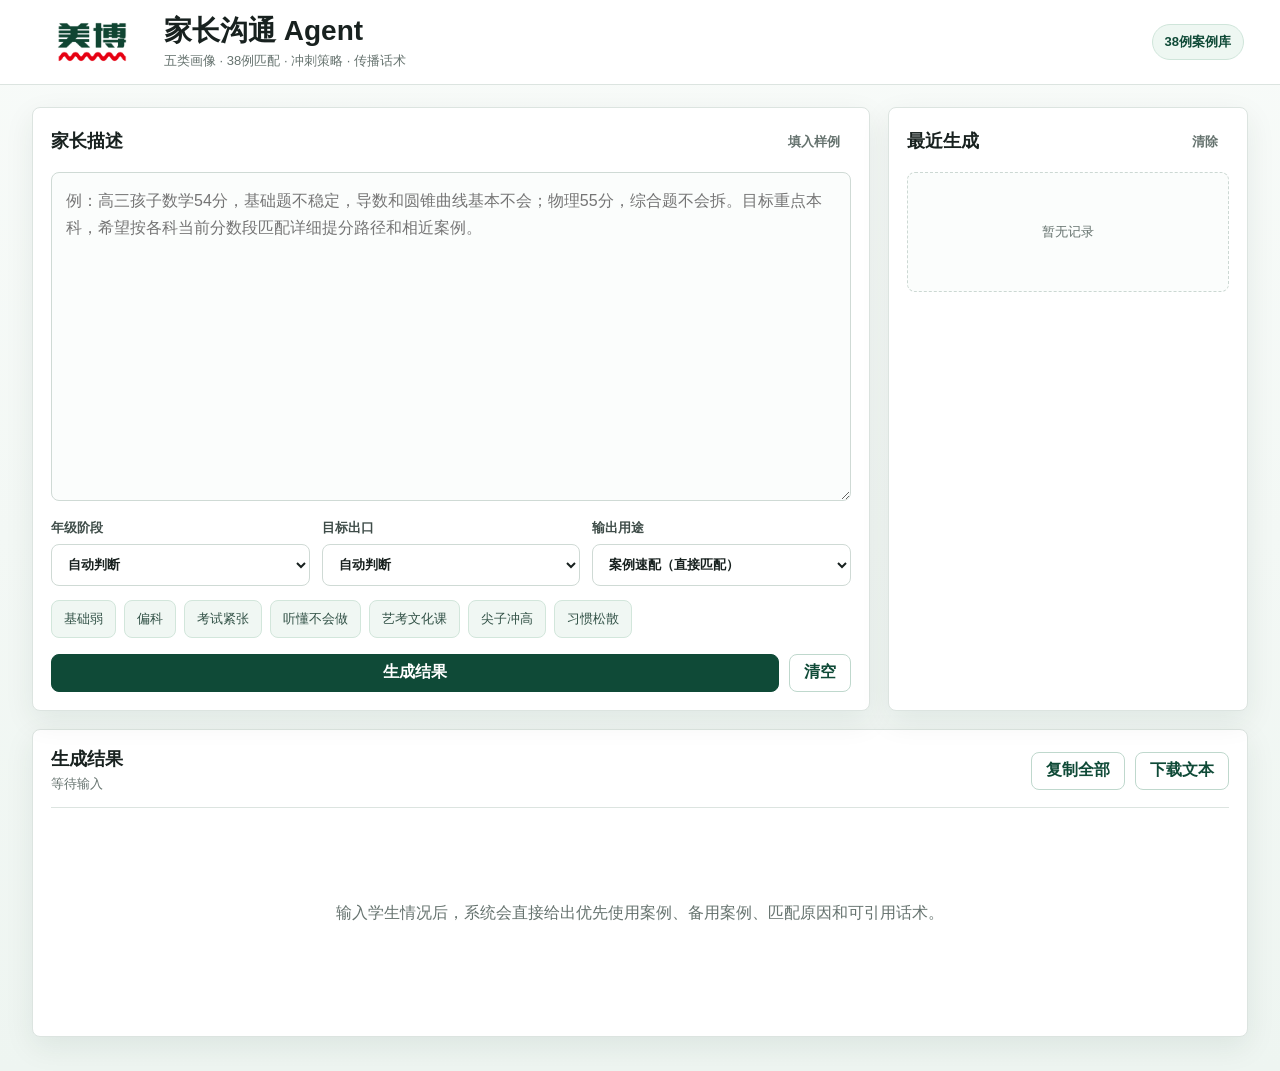
<file: index.html>
<!doctype html>
<html lang="zh-CN">
  <head>
    <meta charset="utf-8">
    <meta name="viewport" content="width=device-width, initial-scale=1">
    <title>美博家长沟通 Agent</title>
    <link rel="stylesheet" href="./styles.css">
  </head>
  <body>
    <header class="topbar">
      <div class="brand">
        <img src="./assets/meibo_logo.png" alt="美博">
        <div>
          <h1>家长沟通 Agent</h1>
          <p>五类画像 · 38例匹配 · 冲刺策略 · 传播话术</p>
        </div>
      </div>
      <div class="status">38例案例库</div>
    </header>

    <main class="shell">
      <section class="workspace" aria-label="家长描述输入">
        <div class="input-panel">
          <div class="panel-head">
            <h2>家长描述</h2>
            <button class="ghost-btn" id="sampleBtn" type="button">填入样例</button>
          </div>

          <textarea id="parentText" rows="11" placeholder="例：高三孩子数学54分，基础题不稳定，导数和圆锥曲线基本不会；物理55分，综合题不会拆。目标重点本科，希望按各科当前分数段匹配详细提分路径和相近案例。"></textarea>

          <div class="field-grid">
            <label>
              年级阶段
              <select id="grade">
                <option value="auto">自动判断</option>
                <option value="高一/衔接">高一/衔接</option>
                <option value="高二">高二</option>
                <option value="高三">高三</option>
                <option value="艺考文化课">艺考文化课</option>
                <option value="全日制冲刺">全日制冲刺</option>
              </select>
            </label>

            <label>
              目标出口
              <select id="target">
                <option value="auto">自动判断</option>
                <option value="清北/强基/顶尖985">清北/强基/顶尖985</option>
                <option value="985/重点211">985/重点211</option>
                <option value="211/重点本科">211/重点本科</option>
                <option value="本科线/稳上线">本科线/稳上线</option>
                <option value="艺考文化课">艺考文化课</option>
              </select>
            </label>

            <label>
              输出用途
              <select id="mode">
                <option value="cases" selected>案例速配（直接匹配）</option>
                <option value="full">完整沟通方案</option>
              </select>
            </label>
          </div>

          <div class="chips" aria-label="常见关注点">
            <button type="button" data-chip="基础弱">基础弱</button>
            <button type="button" data-chip="偏科">偏科</button>
            <button type="button" data-chip="考试紧张">考试紧张</button>
            <button type="button" data-chip="听懂不会做">听懂不会做</button>
            <button type="button" data-chip="艺考文化课">艺考文化课</button>
            <button type="button" data-chip="尖子冲高">尖子冲高</button>
            <button type="button" data-chip="习惯松散">习惯松散</button>
          </div>

          <div class="actions">
            <button class="primary-btn" id="generateBtn" type="button">生成结果</button>
            <button class="secondary-btn" id="clearBtn" type="button">清空</button>
          </div>
        </div>

        <aside class="history-panel" aria-label="最近生成">
          <div class="panel-head">
            <h2>最近生成</h2>
            <button class="ghost-btn" id="clearHistoryBtn" type="button">清除</button>
          </div>
          <div id="historyList" class="history-list"></div>
        </aside>
      </section>

      <section class="result-wrap" aria-live="polite">
        <div class="result-toolbar">
          <div>
            <h2>生成结果</h2>
            <p id="resultMeta">等待输入</p>
          </div>
          <div class="toolbar-actions">
            <button class="secondary-btn" id="copyBtn" type="button">复制全部</button>
            <button class="secondary-btn" id="downloadBtn" type="button">下载文本</button>
          </div>
        </div>
        <div id="result" class="result-empty">
          输入学生情况后，系统会直接给出优先使用案例、备用案例、匹配原因和可引用话术。
        </div>
      </section>
    </main>

    <div class="toast" id="toast" role="status" aria-live="polite"></div>

    <script src="./app.js"></script>
  </body>
</html>
</file>
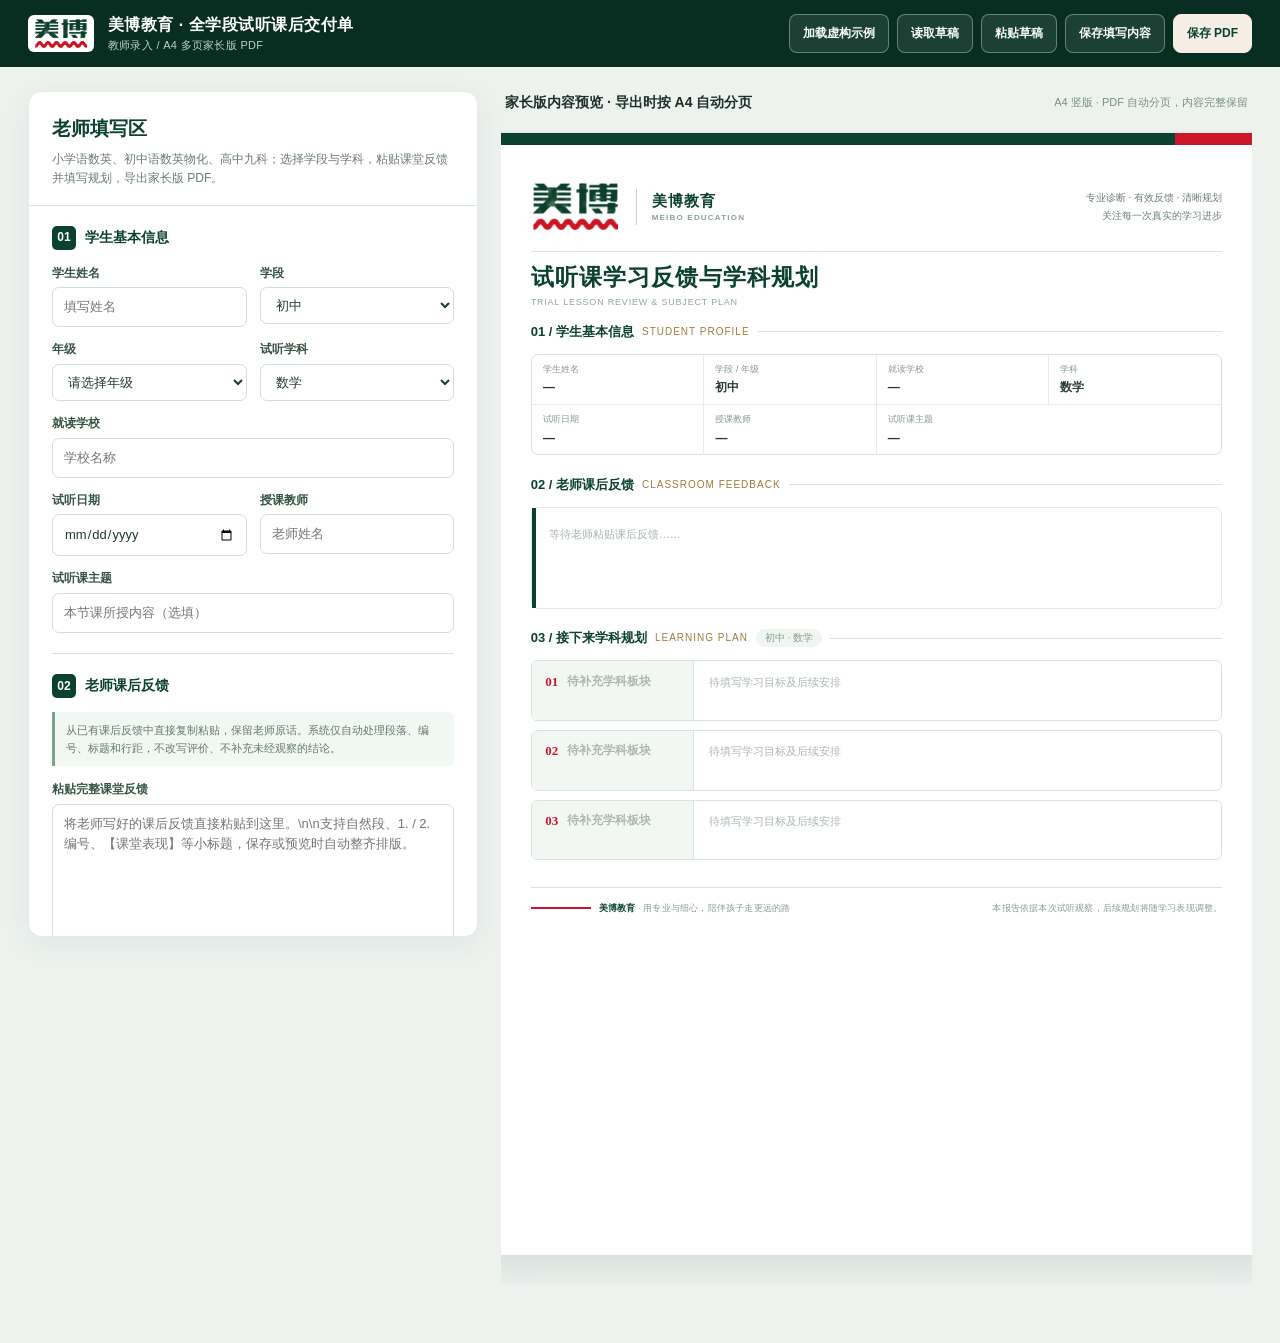
<file: trial-report.html>
<!doctype html>
<html lang="zh-CN">
<head>
<meta charset="utf-8"><meta name="viewport" content="width=device-width, initial-scale=1">
<title>美博教育｜小学·初中·高中试听反馈与学科规划</title>
<style>
:root{--forest:#0b422f;--deep:#082e22;--red:#cc172a;--gold:#a47b39;--ink:#1e3029;--muted:#6c7b74;--line:#d8e4dc;--pale:#f4f8f5;--warm:#faf9f5}
*{box-sizing:border-box}html,body{margin:0}body{font:14px/1.55 'Noto Sans CJK SC','PingFang SC','Microsoft Yahei',sans-serif;color:var(--ink);background:#edf2ef}input,textarea,select,button{font:inherit}button{cursor:pointer}button:disabled{opacity:.5;cursor:not-allowed}
.topbar{background:var(--deep);color:white;min-height:67px;display:flex;align-items:center;justify-content:space-between;gap:16px;padding:10px 28px}
.topbrand{display:flex;align-items:center;gap:14px}.topbrand img{height:37px;width:auto;object-fit:contain;background:#fff;border-radius:6px;padding:4px 7px}.topbrand strong{font-size:16px;letter-spacing:.5px}.topbrand small{display:block;color:#bdd0c5;font-size:11px;letter-spacing:.3px}.actions{display:flex;align-items:center;gap:8px;flex-wrap:wrap}
.btn{border:1px solid #ccdcd2;border-radius:8px;padding:9px 13px;font-size:12px;font-weight:700;color:var(--forest);background:white;white-space:nowrap}.btn.ghost{color:#f6fbf8;background:#ffffff16;border-color:#ffffff55}.btn.primary{background:#f4eee5;color:var(--forest);border-color:#f4eee5}.btn:hover{filter:brightness(.96)}
.workspace{display:grid;grid-template-columns:minmax(355px,450px) minmax(550px,1fr);gap:23px;max-width:1540px;margin:0 auto;padding:24px 28px 58px;align-items:start}
.editor{background:white;border:1px solid #e5ece6;border-radius:13px;box-shadow:0 8px 30px #183e2b10;overflow:hidden}.editor-head{padding:22px 23px 17px;border-bottom:1px solid var(--line)}.editor-head h1{font-size:19px;margin:0 0 7px;color:var(--forest)}.editor-head p{margin:0;font-size:12px;color:var(--muted)}.editor-scroll{padding:0 23px 26px;max-height:calc(100vh - 170px);overflow:auto}.edit-section{padding:20px 0;border-bottom:1px solid var(--line)}.edit-section:last-child{border:0}.edit-title{display:flex;align-items:center;gap:9px;color:var(--forest);font-size:14px;font-weight:800;margin:0 0 14px}.num{display:inline-flex;align-items:center;justify-content:center;background:var(--forest);color:#fff;width:24px;height:24px;border-radius:5px;font-size:12px;font-weight:800}.hint{background:#f1f7f2;border-left:3px solid #78a58b;color:#657b6c;border-radius:0 6px 6px 0;padding:9px 11px;font-size:11px;line-height:1.65;margin:0 0 14px}.form-grid{display:grid;grid-template-columns:1fr 1fr;gap:13px}.field{min-width:0}.field.wide{grid-column:span 2}.field label{display:block;margin-bottom:5px;font-size:12px;font-weight:700;color:#375444}.field input,.field select,.field textarea{width:100%;border:1px solid #d1e0d5;border-radius:7px;padding:9px 11px;outline:none;background:white;color:#203b2e;font-size:13px;line-height:1.55}.field textarea{resize:vertical;min-height:260px}.field :is(input,select,textarea):focus{border-color:#3c8060;box-shadow:0 0 0 3px #cae6d44e}.field[hidden]{display:none!important}.field .sub{font-size:11px;color:#81928a;margin-top:4px}.block-input{border:1px solid #e1eae3;padding:13px;border-radius:9px;margin:10px 0;background:#fcfdfc}.block-head{display:flex;justify-content:space-between;align-items:center;font-size:12px;font-weight:800;color:var(--forest);margin-bottom:10px}.small-btn{color:var(--red);background:none;border:none;padding:0 4px;font-size:11px;font-weight:600}.block-input .field textarea{min-height:74px}.plan-actions{display:flex;justify-content:space-between;align-items:center;gap:10px;margin-top:10px}.note-text{font-size:11px;color:#72877a}.alert{padding:10px 12px;background:#fff2eb;border:1px solid #f3d5c8;border-radius:8px;color:#8b5037;font-size:12px;margin-top:13px;display:none}.alert.visible{display:block}
.right{min-width:0}.preview-bar{display:flex;justify-content:space-between;align-items:center;margin:1px 4px 17px;gap:14px}.preview-bar strong{font-size:14px}.preview-bar span{font-size:11px;color:#779086}.paper-stage{display:flex;justify-content:center;overflow:auto;padding:2px 5px 30px}
.report-page{width:210mm;height:297mm;flex:none;padding:10.5mm 13.5mm 9mm;background:#fff;box-shadow:0 11px 36px #17432d20;display:flex;flex-direction:column;overflow:hidden;position:relative;color:var(--ink)}
.report-page:before{content:'';position:absolute;left:0;top:0;right:0;height:3.2mm;background:var(--forest)}.report-page:after{content:'';position:absolute;right:0;top:0;height:3.2mm;width:26mm;background:var(--red)}
.rhead{height:21mm;flex:none;display:flex;align-items:center;justify-content:space-between;border-bottom:1px solid var(--line);padding-bottom:2.5mm;gap:7mm}
.rlogo{display:flex;gap:4mm;align-items:center}.rlogo img{height:14.4mm;max-width:31mm;object-fit:contain}.brand-identity{font-size:15px;font-weight:800;letter-spacing:1px;color:var(--forest);border-left:1px solid #c4d6c9;padding-left:4mm}.brand-identity small{font-size:8px;letter-spacing:1.2px;color:#8aa195;display:block;font-weight:600}.rhead .strap{font-size:10px;color:#6f8176;text-align:right;line-height:1.8}
.title-line{height:18.5mm;flex:none;display:flex;align-items:center;justify-content:space-between;gap:7mm}.title-line h1{font-size:23px;letter-spacing:1px;line-height:1.3;color:var(--forest);margin:0;font-weight:850}.title-line span{font-size:9px;letter-spacing:.8px;color:#91a89a;display:block;margin-top:3px}.doc-tag{font-size:9px;color:var(--red);border:1px solid #e2bdc3;border-radius:50px;padding:3px 8px;white-space:nowrap}
.rsection-head{display:flex;align-items:center;gap:8px;margin-bottom:3.2mm;flex:none}.rsection-head b{font-size:13px;font-weight:850;color:var(--forest)}.rsection-head span{font-size:10px;letter-spacing:1px;color:var(--gold)}.rsection-head:after{content:'';height:1px;background:var(--line);flex:1}
.info-section{height:34.4mm;flex:none}.info-grid{display:grid;grid-template-columns:repeat(4,1fr);border:1px solid var(--line);border-radius:7px;overflow:hidden;background:#fff}.meta-cell{min-height:13mm;padding:2.1mm 3mm;border-bottom:1px solid #e7eee9;border-right:1px solid #e7eee9}.meta-cell:nth-child(4),.meta-cell:last-child{border-right:0}.meta-cell:nth-child(n+5){border-bottom:0}.meta-cell.span2{grid-column:span 2}.meta-cell .mk{font-size:9px;color:#86978d;margin-bottom:1mm}.meta-cell .mv{font-size:12px;color:#273e31;font-weight:730;word-break:break-word;line-height:1.3}
.feedback-section{flex:1;min-height:0;display:flex;flex-direction:column;padding-top:1.4mm}.feedback-body{flex:1;min-height:0;border-radius:7px;border:1px solid #e2eae4;background:#fff;padding:4mm 4.5mm 3.5mm;overflow:hidden;position:relative}.feedback-body:before{content:'';height:100%;position:absolute;left:0;top:0;background:var(--forest);width:1.1mm}.formatted-text{font-size:var(--feedback-size,12px);line-height:1.72;color:#32483a;overflow-wrap:anywhere;word-break:break-word}.formatted-text p{margin:0 0 .58em}.formatted-text p:last-child{margin-bottom:0}.formatted-text .line-title{font-weight:800;color:var(--forest);margin:0 0 .38em}.formatted-text .feedback-bullet{padding-left:1.2em;text-indent:-1em}.placeholder{font-size:11px;color:#a9b7ac;line-height:2}
.planning-section{height:73mm;flex:none;padding-top:4mm;display:flex;flex-direction:column}.plan-subject{font-size:10px;color:#8d9c91;background:#eff5f0;border-radius:20px;padding:1px 9px;white-space:nowrap}.plan-rows{flex:1;min-height:0;display:flex;flex-direction:column;gap:2mm;overflow:hidden}.plan-row{display:grid;grid-template-columns:43mm minmax(0,1fr);border:1px solid var(--line);border-radius:6px;background:#fff;min-height:16mm;overflow:hidden}.plan-left{background:#f3f7f3;border-right:1px solid var(--line);padding:3mm 3.6mm;display:flex;align-items:start;gap:9px}.plan-index{font-size:13px;font-weight:850;color:var(--red);font-family:Georgia,serif;line-height:1.4}.plan-title{font-size:11.5px;font-weight:760;color:var(--forest);line-height:1.55;overflow-wrap:anywhere}.plan-detail{padding:3mm 3.8mm;font-size:var(--plan-size,11px);line-height:1.65;color:#4a5d50;white-space:pre-wrap;overflow-wrap:anywhere}.plan-row-placeholder{color:#abb7ad}
.rfoot{height:9mm;flex:none;display:flex;align-items:center;justify-content:space-between;border-top:1px solid var(--line);font-size:8.6px;letter-spacing:.2px;color:#8a9e91;gap:6mm;margin-top:3mm}.rfoot strong{color:var(--forest)}.red-rule{width:16mm;height:2px;background:var(--red);display:inline-block;vertical-align:middle;margin-right:2mm}
@media(max-width:1150px){.workspace{grid-template-columns:1fr;justify-items:center;padding:14px}.editor,.right{width:100%;max-width:900px}.editor-scroll{max-height:none}.paper-stage{justify-content:flex-start}}
@media(max-width:760px){.topbar{padding:12px 14px;align-items:flex-start;flex-direction:column}.topbrand{gap:10px}.actions{gap:6px}.workspace{padding:12px;gap:15px}.preview-bar{gap:5px;flex-direction:column;align-items:flex-start}.paper-stage{width:100%;justify-content:flex-start}.report-page{transform:scale(.70);transform-origin:top left;margin-right:-63mm;margin-bottom:-87mm}}
@page{size:A4 portrait;margin:0}
@media print{html,body{margin:0!important;padding:0!important;width:210mm;height:297mm;background:#fff!important;-webkit-print-color-adjust:exact;print-color-adjust:exact}.topbar,.editor,.preview-bar,.alert{display:none!important}.workspace,.right,.paper-stage{padding:0!important;margin:0!important;display:block!important;width:210mm!important;height:297mm!important;max-width:none!important;overflow:visible!important}.report-page{margin:0!important;transform:none!important;width:210mm!important;height:297mm!important;box-shadow:none!important;page-break-after:avoid;break-after:avoid;break-inside:avoid}.paper-stage{overflow:hidden!important}}

/* 第三版：内容优先。网页版为连续纸张，打印版由浏览器分页，不再定高裁切。 */
@media(max-width:760px){.paper-stage{overflow-x:auto;overflow-y:visible}.report-page{transform:none!important;margin:0!important}}
.report-page{height:auto;min-height:297mm;display:block;overflow:visible}
.info-section{height:auto;margin-bottom:3.8mm}
.feedback-section{display:block;padding-top:1.4mm;margin-bottom:5mm;min-height:0}
.feedback-body{min-height:27mm;display:block;overflow:visible;padding:4mm 4.5mm 3.5mm}
.formatted-text{--feedback-size:12.4px;font-size:var(--feedback-size);line-height:1.75}
.formatted-text p{orphans:2;widows:2}
.planning-section{height:auto;display:block;padding-top:0;min-height:0}
.plan-rows{display:flex;flex-direction:column;gap:2.5mm;overflow:visible;min-height:0}
.plan-row{min-height:16mm;overflow:visible;break-inside:avoid;page-break-inside:avoid}
.plan-left,.plan-detail{overflow:visible}
.plan-detail{--plan-size:11.3px;font-size:var(--plan-size)}
.rsection-head{break-after:avoid;page-break-after:avoid}
.rfoot{height:auto;min-height:9mm;margin-top:7mm;padding-top:2mm}
.alert.visible{display:block;background:#eef7ef;border:1px solid #ccdfd0;color:#3b6047}
.paper-stage{align-items:flex-start}
@page{
  size:A4 portrait;
  margin:13.5mm 13.5mm 13mm;
  @top-left{content:"MEIBO  /  美博教育";font-family:'Noto Sans CJK SC','Microsoft YaHei',sans-serif;font-size:8px;color:#0b422f}
  @top-right{content:"试听课反馈 · 学科规划";font-family:'Noto Sans CJK SC','Microsoft YaHei',sans-serif;font-size:8px;color:#779187}
  @bottom-right{content:counter(page) " / " counter(pages);font-family:'Noto Sans CJK SC','Microsoft YaHei',sans-serif;font-size:8px;color:#779187}
}
@media print{
  html,body{width:auto!important;height:auto!important;margin:0!important;padding:0!important;overflow:visible!important;background:#fff!important;-webkit-print-color-adjust:exact;print-color-adjust:exact}
  .topbar,.editor,.preview-bar{display:none!important}
  .workspace,.right,.paper-stage{display:block!important;width:auto!important;height:auto!important;max-width:none!important;min-height:0!important;overflow:visible!important;margin:0!important;padding:0!important;transform:none!important}
  .report-page{width:auto!important;height:auto!important;min-height:0!important;display:block!important;margin:0!important;padding:0!important;overflow:visible!important;box-shadow:none!important;transform:none!important;break-after:auto!important;page-break-after:auto!important;break-inside:auto!important;page-break-inside:auto!important}
  .report-page:before,.report-page:after{top:0}
  .rhead,.title-line,.info-section,.rsection-head,.plan-row,.rfoot{break-inside:avoid;page-break-inside:avoid}
  .feedback-section,.feedback-body,.formatted-text,.planning-section,.plan-rows{height:auto!important;min-height:0!important;overflow:visible!important;break-inside:auto!important;page-break-inside:auto!important}
  .formatted-text p{break-inside:auto;orphans:2;widows:2}
  .plan-row{break-inside:avoid;page-break-inside:avoid}
  .feedback-body{box-decoration-break:clone;-webkit-box-decoration-break:clone}
}


/* 2026-10-29: Logo 安全区修正。图片本身贴边，导出时纸张装饰条不再遮住字标。 */
.rlogo img {display:block; width:auto; height:14.5mm; max-width:33mm; padding:1mm .7mm; object-fit:contain; flex-shrink:0}
@media print {
  .report-page:before,.report-page:after {height:2.4mm!important}
  .rhead {height:auto!important; min-height:25mm!important; padding-top:5mm!important; padding-bottom:2.5mm!important; align-items:center!important}
  .rlogo img {height:15mm!important; max-width:33mm!important; padding:1mm .7mm!important; object-fit:contain!important; display:block!important}
}
</style>
</head>
<body>
<header class="topbar"><div class="topbrand"><img src="[data-uri]" alt="美博 Logo"><div><strong>美博教育 · 全学段试听课后交付单</strong><small>教师录入 / A4 多页家长版 PDF</small></div></div><div class="actions"><button class="btn ghost" id="sampleBtn">加载虚构示例</button><button class="btn ghost" id="importBtn">读取草稿</button><button class="btn ghost" id="pasteDraftBtn">粘贴草稿</button><button class="btn ghost" id="saveBtn">保存填写内容</button><button class="btn primary" id="printBtn">保存 PDF</button><input type="file" id="importFile" accept=".json,application/json" hidden></div></header>
<main class="workspace"><section class="editor"><div class="editor-head"><h1>老师填写区</h1><p>小学语数英、初中语数英物化、高中九科；选择学段与学科，粘贴课堂反馈并填写规划，导出家长版 PDF。</p></div><div class="editor-scroll">
 <section class="edit-section"><h2 class="edit-title"><span class="num">01</span> 学生基本信息</h2><div class="form-grid">
   <div class="field"><label for="name">学生姓名</label><input id="name" data-field="name" placeholder="填写姓名"></div><div class="field"><label for="stage">学段</label><select id="stage" aria-label="选择学段"><option value="小学">小学</option><option value="初中">初中</option><option value="高中">高中</option></select></div>
    <div class="field"><label for="grade">年级</label><select id="grade" data-field="grade"></select></div><div class="field"><label for="subject">试听学科</label><select id="subject" data-field="subject"></select></div>
   <div class="field wide"><label for="school">就读学校</label><input id="school" data-field="school" placeholder="学校名称"></div>
    
   <div class="field"><label for="date">试听日期</label><input type="date" id="date" data-field="date"></div><div class="field"><label for="teacher">授课教师</label><input id="teacher" data-field="teacher" placeholder="老师姓名"></div>
   <div class="field wide"><label for="topic">试听课主题</label><input id="topic" data-field="topic" placeholder="本节课所授内容（选填）"></div>
 </div></section>
 <section class="edit-section"><h2 class="edit-title"><span class="num">02</span> 老师课后反馈</h2><p class="hint">从已有课后反馈中直接复制粘贴，保留老师原话。系统仅自动处理段落、编号、标题和行距，不改写评价、不补充未经观察的结论。</p><div class="field"><label for="feedback">粘贴完整课堂反馈</label><textarea id="feedback" placeholder="将老师写好的课后反馈直接粘贴到这里。\n\n支持自然段、1. / 2. 编号、【课堂表现】等小标题，保存或预览时自动整齐排版。"></textarea><div class="sub">课堂反馈可完整粘贴，内容长时自动延续至下一页；不会自动删减或缩小到难以阅读。</div></div></section>
 <section class="edit-section"><h2 class="edit-title"><span class="num">03</span> 接下来的学科规划</h2><p class="hint">已覆盖小学 3 科、初中 5 科、高中 9 科，每个学段·学科分别保存自己的规划板块。目前保留空白框架，后续可换成各学科正式板块安排。</p><div id="planEditor"></div><div class="plan-actions"><button class="btn" id="addPlan">＋ 增加规划板块</button><span class="note-text">板块数量不限，新增内容会继续排入下一页。</span></div></section>
 <div class="alert visible" id="overflowWarn">点击保存 PDF，直接下载 A4 报告；长反馈和多个规划板块自动分页。填写内容仅在当前设备处理。</div><button class="btn primary" style="width:100%;margin-top:15px" id="printBtnBottom">保存 PDF（自动分页）</button>
 </div></section>
 <section class="right"><div class="preview-bar"><strong>家长版内容预览 · 导出时按 A4 自动分页</strong><span id="pageStatus">A4 竖版 · 内容自动分页</span></div><div class="paper-stage"><article class="report-page" id="report">
    <header class="rhead"><div class="rlogo"><img src="[data-uri]" alt="美博 Logo"><div class="brand-identity">美博教育<small>MEIBO EDUCATION</small></div></div><div class="strap">专业诊断 · 有效反馈 · 清晰规划<br>关注每一次真实的学习进步</div></header>
    <div class="title-line"><div><h1>试听课学习反馈与学科规划</h1><span>TRIAL LESSON REVIEW &amp; SUBJECT PLAN</span></div><div id="sampleMark" class="doc-tag" style="display:none">虚构示例</div></div>
    <section class="info-section"><div class="rsection-head"><b>01 / 学生基本信息</b><span>STUDENT PROFILE</span></div><div class="info-grid"><div class="meta-cell"><div class="mk">学生姓名</div><div class="mv" id="r-name">—</div></div><div class="meta-cell"><div class="mk">学段 / 年级</div><div class="mv" id="r-grade">—</div></div><div class="meta-cell"><div class="mk">就读学校</div><div class="mv" id="r-school">—</div></div><div class="meta-cell"><div class="mk">学科</div><div class="mv" id="r-subject">数学</div></div><div class="meta-cell"><div class="mk">试听日期</div><div class="mv" id="r-date">—</div></div><div class="meta-cell"><div class="mk">授课教师</div><div class="mv" id="r-teacher">—</div></div><div class="meta-cell span2"><div class="mk">试听课主题</div><div class="mv" id="r-topic">—</div></div></div></section>
    <section class="feedback-section"><div class="rsection-head"><b>02 / 老师课后反馈</b><span>CLASSROOM FEEDBACK</span></div><div class="feedback-body" id="feedbackBox"><div class="formatted-text" id="formattedFeedback"><div class="placeholder">等待老师粘贴课后反馈……</div></div></div></section>
    <section class="planning-section"><div class="rsection-head"><b>03 / 接下来学科规划</b><span>LEARNING PLAN</span><small class="plan-subject" id="planSubject">初中 · 数学</small></div><div class="plan-rows" id="reportPlanRows"></div></section>
    <footer class="rfoot"><span><i class="red-rule"></i><strong>美博教育</strong> · 用专业与细心，陪伴孩子走更远的路</span><span>本报告依据本次试听观察，后续规划将随学习表现调整。</span></footer>
 </article></div></section>
</main>
<style>
body.pdf-overlay-open{overflow:hidden}
.pdf-modal[hidden],.pdf-modal [hidden]{display:none!important}
.pdf-modal{position:fixed;inset:0;z-index:10000;background:#092b23aa;display:flex;align-items:center;justify-content:center;padding:18px;overscroll-behavior:contain}
.pdf-dialog-card{background:#f3f7f4;color:#1e3029;border-radius:16px;max-width:760px;width:100%;max-height:94vh;max-height:94dvh;overflow:auto;box-shadow:0 20px 80px #0005;-webkit-overflow-scrolling:touch}
.pdf-dialog-head{padding:18px 20px 12px;background:#fff;display:flex;gap:12px;align-items:flex-start;justify-content:space-between;border-radius:16px 16px 0 0}
.pdf-dialog-head h2{margin:0;font-size:19px;color:#0b422f}.pdf-dialog-head p{font-size:11px;color:#6c7b74;margin:5px 0 0;overflow-wrap:anywhere}
.pdf-dialog-close{border:1px solid #d8e4dc;background:white;color:#0b422f;border-radius:8px;padding:8px 12px;font:inherit;flex-shrink:0;min-height:42px}
.pdf-save-controls{padding:8px 20px 18px;background:#fff}.pdf-save-actions{display:flex;gap:9px;flex-wrap:wrap}.pdf-save-actions a,.pdf-save-actions button{display:inline-flex;align-items:center;justify-content:center;text-decoration:none;border:1px solid #c5d8cb;border-radius:9px;padding:11px 14px;min-height:44px;font:inherit;font-size:13px;font-weight:700;background:white;color:#0b422f}
.pdf-save-actions .pdf-primary{background:#0b422f;color:#fff;border-color:#0b422f}
.pdf-save-status{font-size:12px;color:#0b422f;line-height:1.7;margin:12px 0 0}.pdf-save-help{font-size:12px;line-height:1.8;color:#5e7065;margin:10px 0 12px;padding:11px 13px;background:#eef5ef;border-radius:8px}
.pdf-page-images{padding:16px}.pdf-page-images figure{margin:0 0 18px}.pdf-page-images img{display:block;width:100%;height:auto;background:#fff;border:1px solid #d8e4dc;box-shadow:0 3px 14px #173d2912}.pdf-page-images figcaption{text-align:center;font-size:11px;color:#6c7b74;margin:8px 0}
.pdf-dialog-card textarea{width:100%;min-height:150px;padding:12px;border:1px solid #c5d8cb;border-radius:8px;font:13px/1.7 sans-serif;margin:10px 0;box-sizing:border-box}.pdf-restore-body{padding:4px 20px 22px;background:#fff}.pdf-restore-body p{font-size:13px;line-height:1.7;color:#5e7065}.pdf-error{color:#cc172a!important}
@media(max-width:760px){.pdf-modal{padding:8px}.pdf-dialog-card{max-height:97vh;max-height:97dvh}.pdf-save-actions>*{flex:1}.pdf-page-images{padding:10px}.pdf-dialog-head,.pdf-save-controls{padding-left:15px;padding-right:15px}}
@media print{.pdf-modal{display:none!important}}
</style>
<section id="pdfResultDialog" class="pdf-modal" role="dialog" aria-modal="true" aria-labelledby="pdfResultTitle" hidden>
 <div class="pdf-dialog-card">
  <header class="pdf-dialog-head"><div><h2 id="pdfResultTitle">PDF 已生成</h2><p id="pdfFileName"></p></div><button class="pdf-dialog-close" type="button" data-close-pdf="pdfResultDialog" aria-label="关闭 PDF 预览">关闭</button></header>
  <div class="pdf-save-controls">
   <div class="pdf-save-actions"><button type="button" id="pdfShare" class="pdf-primary" hidden>系统分享 / 存储 PDF</button><a id="pdfDownload" class="pdf-primary" download>下载 PDF</a><a id="pdfOpen" target="_blank" rel="noopener">打开 PDF 预览</a></div>
   <p id="pdfResultStatus" class="pdf-save-status" role="status" aria-live="polite"></p>
   <p id="pdfMobileHelp" class="pdf-save-help"></p>
   <div class="pdf-save-actions"><button type="button" id="pdfCopyDraft">复制填写草稿</button></div>
   <textarea id="pdfCopyText" aria-label="可手动复制的填写草稿" readonly hidden></textarea>
  </div>
  <div id="pdfPageImages" class="pdf-page-images" aria-label="完整报告分页预览"></div>
 </div>
</section>
<section id="pasteDraftDialog" class="pdf-modal" role="dialog" aria-modal="true" aria-labelledby="pasteDraftTitle" hidden>
 <div class="pdf-dialog-card">
  <header class="pdf-dialog-head"><div><h2 id="pasteDraftTitle">粘贴并恢复填写草稿</h2></div><button type="button" class="pdf-dialog-close" data-close-pdf="pasteDraftDialog">关闭</button></header>
  <div class="pdf-restore-body"><p>将刚才复制的完整草稿粘贴到下方，恢复学生信息、课堂反馈和各学科规划。恢复后会替换当前页面的填写内容。</p><textarea id="pasteDraftText" aria-label="粘贴完整填写草稿" placeholder="长按此处，选择粘贴"></textarea><p id="pasteDraftError" class="pdf-error" role="alert"></p><div class="pdf-save-actions"><button id="applyPastedDraft" type="button" class="pdf-primary">恢复填写内容</button></div></div>
 </div>
</section>

<script>
const STAGES={
  '小学':{grades:['一年级','二年级','三年级','四年级','五年级','六年级'],subjects:['语文','数学','英语']},
  '初中':{grades:['初一','初二','初三'],subjects:['语文','数学','英语','物理','化学']},
  '高中':{grades:['高一','高二','高三'],subjects:['语文','数学','英语','物理','化学','生物','思想政治','历史','地理']}
};
const SUBJECTS=Object.entries(STAGES).flatMap(([stage,c])=>c.subjects.map(x=>stage+x));
const DEFAULT_PLANS=()=>Array.from({length:3},()=>({title:'',detail:''}));
const fresh=()=>({student:{name:'',stage:'初中',grade:'',school:'',subject:'初中数学',date:'',teacher:'',topic:''},feedback:'',plans:{},isDemo:false});
let state=fresh();
const subjectBase=(key)=>{for(const stage of Object.keys(STAGES))if((key||'').startsWith(stage))return key.slice(stage.length);return key||''};
const selectedSubjectLabel=()=>subjectBase(state.student.subject);
const currentPlans=()=>{const k=state.student.subject;if(!Array.isArray(state.plans[k])||!state.plans[k].length)state.plans[k]=DEFAULT_PLANS();return state.plans[k]};
function renderCurriculumSelectors(){
 const {stage,grade,subject}=state.student;
 $('stage').value=stage;
 $('grade').innerHTML='<option value="">请选择年级</option>'+STAGES[stage].grades.map(g=>`<option value="${g}">${g}</option>`).join('');
 $('grade').value=STAGES[stage].grades.includes(grade)?grade:'';
 $('subject').innerHTML=STAGES[stage].subjects.map(sub=>`<option value="${stage+sub}">${sub}</option>`).join('');
 $('subject').value=STAGES[stage].subjects.includes(subjectBase(subject))?subject:stage+STAGES[stage].subjects[0];
}
const $=id=>document.getElementById(id);
const safe=t=>String(t??'').replace(/[&<>\"']/g,c=>({'&':'&amp;','<':'&lt;','>':'&gt;','"':'&quot;',"'":'&#39;'}[c]));
const shown=t=>String(t||'').trim()?safe(String(t)):'—';
function feedbackHtml(text){
  const lines=String(text||'').replace(/\r\n?/g,'\n').split('\n');
  if(!text.trim())return '<div class="placeholder">等待老师粘贴课后反馈……</div>';
  return lines.map(line=>{
    const s=line.trim();if(!s)return '<div style="height:.44em"></div>';
    const isTitle=s.length<=35&&(/^(【[^】]+】|[一二三四五六七八九十]+[、.．]\s*[^。]+|.{2,20}[：:])$/.test(s));
    const isBullet=/^(?:\d{1,2}[.、．）)]|[-•●])\s*/.test(s);
    return '<p class="'+(isTitle?'line-title':isBullet?'feedback-bullet':'')+'">'+safe(s)+'</p>';
  }).join('');
}
function fields(){for(const id of ['name','school','date','teacher','topic']) $(id).value=state.student[id]||'';renderCurriculumSelectors();$('feedback').value=state.feedback||'';}
function renderPlanEditor(){
 const plans=currentPlans();
 $('planEditor').innerHTML=plans.map((p,i)=>`<div class="block-input"><div class="block-head"><span>规划板块 ${String(i+1).padStart(2,'0')}</span>${plans.length>1?`<button type="button" class="small-btn" data-delete="${i}">移除</button>`:''}</div><div class="form-grid"><div class="field wide"><label>板块名称</label><input data-plan="${i}" data-key="title" placeholder="等待补充${state.student.stage}·${selectedSubjectLabel()}正式板块名称" value="${safe(p.title)}"></div><div class="field wide"><label>学习目标 / 主要安排</label><textarea rows="2" data-plan="${i}" data-key="detail" placeholder="填写这一个板块的学习目标及计划安排">${safe(p.detail)}</textarea></div></div></div>`).join('');
 $('addPlan').disabled=false;
}
function renderReport(){
 for(const id of ['name','school','teacher','topic']) $('r-'+id).innerHTML=shown(state.student[id]);
 $('r-grade').textContent=state.student.stage+(state.student.grade?' · '+state.student.grade:'');
 $('r-date').textContent=state.student.date||'—';$('r-subject').textContent=selectedSubjectLabel();$('planSubject').textContent=state.student.stage+' · '+selectedSubjectLabel();
 $('sampleMark').style.display=state.isDemo?'block':'none';
 $('formattedFeedback').innerHTML=feedbackHtml(state.feedback);
 const plans=currentPlans();
 $('reportPlanRows').innerHTML=plans.map((p,i)=>`<div class="plan-row"><div class="plan-left"><span class="plan-index">${String(i+1).padStart(2,'0')}</span><div class="plan-title ${p.title?'':'plan-row-placeholder'}">${p.title?safe(p.title):'待补充学科板块'}</div></div><div class="plan-detail ${p.detail?'':'plan-row-placeholder'}">${p.detail?safe(p.detail):'待填写学习目标及后续安排'}</div></div>`).join('');
 requestAnimationFrame(fitPage);
}
function fitPage(){
  // 使用 CSS 的原生 A4 分页；不再压缩字号、截断反馈或限制板块数量。
  $('pageStatus').textContent='A4 竖版 · PDF 自动分页，内容完整保留';
  $('pageStatus').style.color='';

}
function saveDraft(){
 const json=JSON.stringify({...state,version:4},null,2),blob=new Blob([json],{type:'application/json;charset=utf-8'});const a=document.createElement('a');const url=URL.createObjectURL(blob);a.href=url;a.download='美博试听课后反馈_'+(state.student.name||'未命名')+'_'+(state.student.subject||'')+'.json';a.click();setTimeout(()=>URL.revokeObjectURL(url),1500);
}
// Self-contained A4 PDF download. All rendering and PDF bytes stay on this device.
// Pages embed high-resolution JPEGs so Chinese text needs no remote font/library.
function makeReportPdf(images) {
  const enc = new TextEncoder(), parts = [], offsets = [0];
  let position = 0;
  const append = value => {
    const bytes = typeof value === 'string' ? enc.encode(value) : value;
    parts.push(bytes); position += bytes.byteLength;
  };
  const object = (id, body) => {
    offsets[id] = position; append(id + ' 0 obj\n');
    for (const part of body) append(part);
    append('\nendobj\n');
  };
  append('%PDF-1.4\n');
  append(new Uint8Array([37, 226, 227, 207, 211, 10]));
  object(1, ['<< /Type /Catalog /Pages 2 0 R >>']);
  object(2, ['<< /Type /Pages /Count ' + images.length + ' /Kids [' + images.map((_, i) => (3 + i * 3) + ' 0 R').join(' ') + '] >>']);
  images.forEach((page, i) => {
    const id = 3 + i * 3;
    object(id, ['<< /Type /Page /Parent 2 0 R /MediaBox [0 0 595.276 841.890] /Resources << /XObject << /Im0 ' + (id + 1) + ' 0 R >> >> /Contents ' + (id + 2) + ' 0 R >>']);
    object(id + 1, ['<< /Type /XObject /Subtype /Image /Width ' + page.width + ' /Height ' + page.height + ' /ColorSpace /DeviceRGB /BitsPerComponent 8 /Filter /DCTDecode /Length ' + page.bytes.byteLength + ' >>\nstream\n', page.bytes, '\nendstream']);
    const commands = 'q\n595.276 0 0 841.890 0 0 cm\n/Im0 Do\nQ\n';
    object(id + 2, ['<< /Length ' + enc.encode(commands).byteLength + ' >>\nstream\n' + commands + 'endstream']);
  });
  const xref = position, count = 3 + images.length * 3;
  append('xref\n0 ' + count + '\n0000000000 65535 f \n');
  for (let id = 1; id < count; id++) append(String(offsets[id]).padStart(10, '0') + ' 00000 n \n');
  append('trailer\n<< /Size ' + count + ' /Root 1 0 R >>\nstartxref\n' + xref + '\n%%EOF\n');
  return new Blob(parts, {type:'application/pdf'});
}

async function renderReportPdf(snapshot) {
  if (document.fonts?.ready) await document.fonts.ready;
  const logo = document.querySelector('.rlogo img');
  if (!logo) throw Error('未找到美博 Logo，请刷新网页后重试。');
  if (!logo.complete) await new Promise((resolve, reject) => { logo.addEventListener('load', resolve, {once:true}); logo.addEventListener('error', () => reject(Error('Logo 加载失败，请刷新后重试。')), {once:true}); });
  if (!logo.naturalWidth) throw Error('Logo 加载失败，请刷新后重试。');
  const W = 794, H = 1123, SCALE = 2, L = 51, R = 743, CW = R - L, BOTTOM = 1030;
  const canvas = document.createElement('canvas');
  canvas.width = W * SCALE; canvas.height = H * SCALE;
  const ctx = canvas.getContext('2d');
  if (!ctx) throw Error('当前浏览器无法生成 PDF，请用 Chrome 或 Safari 打开。');
  ctx.scale(SCALE, SCALE);
  const F = '"PingFang SC","Microsoft YaHei","Noto Sans CJK SC",sans-serif';
  const C = {green:'#0b422f',red:'#cc172a',ink:'#32483a',muted:'#7e9286',line:'#d8e4dc',pale:'#f3f7f3',gold:'#a47b39'};
  const images = []; let y = 0, page = 0;
  const text = (value, x, top, size = 12, color = C.ink, bold = false) => {
    ctx.font = (bold ? '700 ' : '400 ') + size + 'px ' + F;
    ctx.fillStyle = color; ctx.textBaseline = 'top'; ctx.fillText(String(value), x, top);
  };
  const line = (x1, y1, x2, y2, color = C.line, width = 1) => {
    ctx.beginPath(); ctx.strokeStyle = color; ctx.lineWidth = width; ctx.moveTo(x1,y1); ctx.lineTo(x2,y2); ctx.stroke();
  };
  const rect = (x, top, width, height, fill, border) => {
    if (fill) {ctx.fillStyle = fill; ctx.fillRect(x,top,width,height);}
    if (border) {ctx.strokeStyle = border; ctx.lineWidth = .8; ctx.strokeRect(x,top,width,height);}
  };
  const wrap = (value, width, size = 12, bold = false) => {
    ctx.font = (bold ? '700 ' : '400 ') + size + 'px ' + F;
    const result = [];
    for (const paragraph of String(value ?? '').replace(/\r\n?/g,'\n').split('\n')) {
      let current = '';
      for (const char of Array.from(paragraph)) {
        if (current && ctx.measureText(current + char).width > width) {result.push(current); current = char;}
        else current += char;
      }
      result.push(current);
    }
    return result;
  };
  function header(continued) {
    page++; rect(0,0,W,H,'#fff');
    text('MEIBO / 美博教育',L,24,8,C.muted); text('试听课反馈 · 学科规划',R-114,24,8,C.muted);
    rect(L,51,CW,8,C.green); rect(R-96,51,96,8,C.red);
    const box = {x:L+2,y:74,w:96,h:56};
    const ratio = Math.min(box.w/logo.naturalWidth,box.h/logo.naturalHeight);
    const lw = logo.naturalWidth*ratio, lh = logo.naturalHeight*ratio;
    ctx.drawImage(logo,box.x+(box.w-lw)/2,box.y+(box.h-lh)/2,lw,lh);
    line(L+111,79,L+111,125,'#bccfc2');
    text('美博教育',L+128,86,15,C.green,true); text('MEIBO EDUCATION',L+128,109,8,C.muted);
    text('专业诊断 · 有效反馈 · 清晰规划',R-201,85,10,C.muted); text('关注每一次真实的学习进步',R-177,105,10,C.muted);
    line(L,143,R,143);
    text('试听课学习反馈与学科规划',L,162,22,C.green,true);
    text('TRIAL LESSON REVIEW & SUBJECT PLAN',L,193,8.5,C.muted);
    if (snapshot.isDemo) text('虚构示例',R-55,170,10,C.red);
    y = 219;
    if (continued) {
      const s = snapshot.student;
      text((s.name||'未填写姓名')+' · '+s.stage+' · '+subjectBase(s.subject)+'（续页）',L,y,11,C.muted);
      y += 30;
    }
  }
  async function finishPage() {
    line(L,1053,R,1053); rect(L,1070,57,2,C.red);
    text('美博教育 · 用专业与细心，陪伴孩子走更远的路',L+65,1067,8,C.muted);
    text('第 '+page+' 页',R-48,1067,8,C.muted);
    const blob = await new Promise((resolve,reject) => canvas.toBlob(b => b ? resolve(b) : reject(Error('PDF 页面生成失败，请重试。')), 'image/jpeg', .96));
    images.push({width:canvas.width,height:canvas.height,bytes:new Uint8Array(await blob.arrayBuffer())});
  }
  const nextPage = async () => {await finishPage(); header(true);};
  const ensure = async height => {if (y + height > BOTTOM) await nextPage();};
  const section = async (label, english) => {
    await ensure(74); text(label,L,y,13,C.green,true);
    const titleWidth = ctx.measureText(label).width;
    text(english,L+titleWidth+12,y+3,9,C.gold); y += 31;
  };
  try {
    header(false);
    await section('01 / 学生基本信息','STUDENT PROFILE');
    const s = snapshot.student;
    const cells = [
      [{label:'学生姓名',value:s.name},{label:'学段 / 年级',value:s.stage+(s.grade?' · '+s.grade:'')},{label:'就读学校',value:s.school},{label:'学科',value:subjectBase(s.subject)}],
      [{label:'试听日期',value:s.date},{label:'授课教师',value:s.teacher},{label:'试听课主题',value:s.topic,span:2}]
    ];
    for (const row of cells) {
      const measures = row.map(cell => ({...cell,width:CW/4*(cell.span||1),lines:wrap(cell.value||'—',CW/4*(cell.span||1)-20,11.5,true)}));
      const height = Math.max(50,...measures.map(cell=>27+cell.lines.length*17));
      await ensure(height); let x=L;
      for (const cell of measures) {
        rect(x,y,cell.width,height,'#fff',C.line);text(cell.label,x+10,y+7,9,C.muted);
        cell.lines.forEach((t,i)=>text(t,x+10,y+24+i*17,11.5,C.ink,true)); x += cell.width;
      }
      y += height;
    }
    y += 25;
    await section('02 / 老师课后反馈','CLASSROOM FEEDBACK');
    const paragraphs = String(snapshot.feedback||'等待老师补充课后反馈。').replace(/\r\n?/g,'\n').split('\n');
    for (const raw of paragraphs) {
      if (!raw.trim()) {y+=8;continue;}
      const value=raw.trim();
      const bold=value.length<=35&&(/^(【[^】]+】|[一二三四五六七八九十]+[、.．]\s*[^。]+|.{2,20}[：:])$/.test(value));
      const lines=wrap(value,CW-38,12.4,bold);
      // Keep a heading with the first line that follows it.
      await ensure(bold?53:25);
      for (const t of lines) {
        await ensure(23); rect(L,y-2,3,23,C.green);
        text(t,L+17,y,12.4,bold?C.green:C.ink,bold); y+=22;
      }
      y+=6;
    }
    const plans = snapshot.plans[s.subject]?.length ? snapshot.plans[s.subject] : DEFAULT_PLANS();
    y+=18;
    const firstPlanHeight=Math.max(wrap(plans[0].title||'待补充学科板块',122,11.5,true).length,wrap(plans[0].detail||'待填写学习目标及后续安排',CW-186,11.5).length)*19+24;
    // Reserve the section title and the first planning block together.
    await ensure(Math.min(firstPlanHeight,BOTTOM-249-54)+54);
    await section('03 / 接下来学科规划','LEARNING PLAN');
    text(s.stage+' · '+subjectBase(s.subject),L,y,10,C.muted);y+=23;
    for (let index=0;index<plans.length;index++) {
      const p=plans[index], titleLines=wrap(p.title||'待补充学科板块',122,11.5,true), detailLines=wrap(p.detail||'待填写学习目标及后续安排',CW-186,11.5);
      const totalLines=Math.max(titleLines.length,detailLines.length), rowHeight=totalLines*19+24;
      if (rowHeight<=BOTTOM-249 && y+rowHeight>BOTTOM) await nextPage();
      let offset=0;
      while (offset<totalLines) {
        await ensure(62);
        const available=Math.max(1,Math.floor((BOTTOM-y-24)/19));
        const count=Math.min(totalLines-offset,available), height=count*19+24;
        rect(L,y,CW,height,'#fff',C.line);rect(L,y,160,height,C.pale,C.line);
        text(String(index+1).padStart(2,'0')+(offset?'续':''),L+10,y+12,11,C.red,true);
        titleLines.slice(offset,offset+count).forEach((t,i)=>text(t,L+36,y+12+i*19,11.5,C.green,true));
        detailLines.slice(offset,offset+count).forEach((t,i)=>text(t,L+174,y+12+i*19,11.5,C.ink));
        y+=height+10;offset+=count;
        if (offset<totalLines) await nextPage();
      }
    }
    y+=10;await ensure(35);
    for (const t of wrap('本报告依据本次试听观察，后续规划将随学习表现调整。',CW,9)) {text(t,L,y,9,C.muted);y+=15;}
    await finishPage();
    return {blob:makeReportPdf(images),pages:images.length,previewImages:images.map(page=>new Blob([page.bytes],{type:'image/jpeg'}))};
  } finally {canvas.width=0;canvas.height=0;}
}

let pdfSaving = false, currentPdf = null;
const isEmbeddedBrowser = () => /MicroMessenger|DingTalk/i.test(navigator.userAgent||'');
const isMobilePdf = () => isEmbeddedBrowser() || /iPhone|iPad|iPod|Android/i.test(navigator.userAgent||'') || (navigator.maxTouchPoints>0 && window.matchMedia('(pointer:coarse)').matches);
function releasePdf() {
  if (!currentPdf) return;
  URL.revokeObjectURL(currentPdf.url);
  currentPdf.previewUrls.forEach(url=>URL.revokeObjectURL(url));
  currentPdf=null;
}
function showPdfDialog() {
  if (!currentPdf) return;
  $('pdfFileName').textContent=currentPdf.filename;
  $('pdfResultTitle').textContent='PDF 已生成 · '+currentPdf.pages+' 页';
  $('pdfDownload').href=currentPdf.url;$('pdfDownload').download=currentPdf.filename;
  $('pdfOpen').href=currentPdf.url;
  let canShare=false;
  try {canShare=!!(currentPdf.file && navigator.share && navigator.canShare && navigator.canShare({files:[currentPdf.file]}));} catch(_) {}
  $('pdfShare').hidden=!canShare;
  $('pdfMobileHelp').textContent=isEmbeddedBrowser()
    ?'当前在微信 / 钉钉内打开。如果系统分享、PDF 预览或下载不可用：先复制填写草稿，再点右上角菜单，选择在 Safari / 手机浏览器打开，进入网页后点“粘贴草稿”恢复内容。'
    :canShare?'点击“系统分享 / 存储 PDF”，再在系统菜单中选择“存储到文件”或其他保存位置；也可直接下载 PDF。':'点击“下载 PDF”；若浏览器先显示 PDF 预览，请在预览页面的分享菜单中选择存储。';
  $('pdfResultStatus').textContent='报告已生成，请选择保存方式。';
  $('pdfPageImages').replaceChildren();
  currentPdf.previewUrls.forEach((url,i)=>{
    const figure=document.createElement('figure'),img=document.createElement('img'),caption=document.createElement('figcaption');
    img.src=url;img.alt='报告第 '+(i+1)+' 页预览';img.loading='lazy';
    caption.textContent='第 '+(i+1)+' 页，共 '+currentPdf.pages+' 页';
    figure.append(img,caption);$('pdfPageImages').appendChild(figure);
  });
  openPdfOverlay('pdfResultDialog');
}
let overlayFocus=null;
function openPdfOverlay(id) {
  overlayFocus=document.activeElement;
  $(id).hidden=false;document.body.classList.add('pdf-overlay-open');
  $(id).querySelector('button, a, textarea')?.focus();
}
function closePdfOverlay(id) {
  $(id).hidden=true;document.body.classList.remove('pdf-overlay-open');
  overlayFocus?.focus();
}
function restoreDraftText(value) {
  const obj=JSON.parse(value);
  if(!obj?.student||typeof obj.feedback!=='string'||!obj.plans||typeof obj.plans!=='object')throw Error('草稿结构不符');
  const s=obj.student,stage=STAGES[s.stage]?s.stage:Object.keys(STAGES).find(k=>(s.subject||'').startsWith(k))||'初中';
  const subject=SUBJECTS.includes(s.subject)&&s.subject.startsWith(stage)?s.subject:stage+STAGES[stage].subjects[0];
  const next=fresh();next.student={...next.student,...s,stage,subject};
  next.student.grade=STAGES[stage].grades.includes(s.grade)?s.grade:'';next.feedback=obj.feedback;
  for(const [key,list] of Object.entries(obj.plans)){
    if(!SUBJECTS.includes(key)||!Array.isArray(list))continue;
    const valid=list.filter(x=>x&&typeof x.title==='string'&&typeof x.detail==='string').map(x=>({title:x.title,detail:x.detail})).slice(0,250);
    if(valid.length)next.plans[key]=valid;
  }
  next.isDemo=!!obj.isDemo;state=next;fields();renderPlanEditor();renderReport();
}
async function copyPdfDraft() {
  const value=JSON.stringify({...currentPdf.snapshot,version:4});
  const area=$('pdfCopyText');area.value=value;area.hidden=false;
  try {
    if (navigator.clipboard?.writeText) {await navigator.clipboard.writeText(value);}
    else {area.focus();area.select();if(!document.execCommand('copy'))throw Error('请手动复制');}
    $('pdfResultStatus').textContent='草稿已复制。请在外部浏览器打开同一网址，点击“粘贴草稿”恢复。';
    area.hidden=true;
  } catch(_) {
    area.focus();area.select();$('pdfResultStatus').textContent='请长按下方草稿文字，全选并复制；进入外部浏览器后点“粘贴草稿”。';
  }
}
function setupMobilePdf() {
  $('pasteDraftBtn').addEventListener('click',()=>{$('pasteDraftText').value='';$('pasteDraftError').textContent='';openPdfOverlay('pasteDraftDialog');$('pasteDraftText').focus();});
  $('applyPastedDraft').addEventListener('click',()=>{
    try {restoreDraftText($('pasteDraftText').value);closePdfOverlay('pasteDraftDialog');$('pageStatus').textContent='填写草稿已恢复，可以继续保存 PDF。';}
    catch(error){$('pasteDraftError').textContent='无法读取草稿：'+error.message;}
  });
  document.querySelectorAll('[data-close-pdf]').forEach(button=>button.addEventListener('click',()=>closePdfOverlay(button.dataset.closePdf)));
  document.querySelectorAll('.pdf-modal').forEach(dialog=>dialog.addEventListener('keydown',event=>{
    if(event.key==='Escape'){event.preventDefault();closePdfOverlay(dialog.id);}
    if(event.key==='Tab'){
      const items=Array.from(dialog.querySelectorAll('button,a[href],textarea')).filter(el=>!el.hidden&&!el.disabled&&el.getClientRects().length);
      if(!items.length)return;
      const first=items[0],last=items[items.length-1];
      if(event.shiftKey&&document.activeElement===first){event.preventDefault();last.focus();}
      else if(!event.shiftKey&&document.activeElement===last){event.preventDefault();first.focus();}
    }
  }));
  $('pdfCopyDraft').addEventListener('click',copyPdfDraft);
  $('pdfDownload').addEventListener('click',()=>{$('pdfResultStatus').textContent=isEmbeddedBrowser()?'已请求下载。若未出现保存界面，请按下方提示复制草稿并在外部浏览器打开。':'已请求下载，请确认浏览器显示的保存位置。';});
  $('pdfShare').addEventListener('click',async()=>{
    if(!currentPdf?.file)return;
    try {
      // This call must run inside this fresh click, before any asynchronous work.
      const sharing=navigator.share({files:[currentPdf.file]});
      await sharing;$('pdfResultStatus').textContent='PDF 已交给系统处理，请确认所选的保存位置。';
    } catch(error) {
      $('pdfResultStatus').textContent=error.name==='AbortError'?'已取消分享，PDF 仍保留在这里，可再次保存。':'当前浏览器无法调用系统分享。请尝试下载，或复制草稿后在外部浏览器保存。';
    }
  });
  window.addEventListener('pagehide',event=>{if(!event.persisted)releasePdf();});
}
async function exportPDF() {
  if (pdfSaving) return;
  pdfSaving = true;
  const buttons=[$('printBtn'),$('printBtnBottom')];
  buttons.forEach(btn=>{btn.disabled=true;btn.textContent='正在生成 PDF…';});
  $('pageStatus').setAttribute('role','status');
  $('pageStatus').textContent='正在生成 PDF，请稍候…';
  try {
    const snapshot=JSON.parse(JSON.stringify(state));
    const {blob,pages,previewImages}=await renderReportPdf(snapshot);
    const filename=('美博试听反馈_'+(snapshot.student.name||'未命名')+'_'+snapshot.student.subject+'_'+(snapshot.student.date||new Date().toLocaleDateString('sv-SE'))+'.pdf').replace(/[\\/:*?"<>|]/g,'_');
    releasePdf();
    const url=URL.createObjectURL(blob);
    let file=null;try{file=new File([blob],filename,{type:'application/pdf'});}catch(_){}
    currentPdf={url,file,pages,filename,snapshot,previewUrls:previewImages.map(image=>URL.createObjectURL(image))};
    if(isMobilePdf()){
      showPdfDialog();$('pageStatus').textContent='已生成 '+pages+' 页 PDF，请在预览窗口选择存储方式。';
    }else{
      const link=document.createElement('a');link.href=url;link.download=filename;link.style.display='none';document.body.appendChild(link);link.click();link.remove();
      $('pageStatus').textContent='已生成 '+pages+' 页 PDF，已请求浏览器下载。';
    }
    $('pageStatus').style.color='#0b422f';
  } catch(error) {
    $('pageStatus').textContent='PDF 保存失败：'+(error.message||'请重试');
    $('pageStatus').style.color='#cc172a';
    alert('PDF 生成失败：'+(error.message||'请重试'));
  } finally {
    pdfSaving=false;buttons.forEach(btn=>{btn.disabled=false;btn.textContent=btn.id==='printBtn'?'保存 PDF':'保存 PDF（自动分页）';});
  }
}

$('stage').addEventListener('change',e=>{
 const next=e.target.value,previous=subjectBase(state.student.subject);
 if(!STAGES[next])return;
 state.student.stage=next;
 state.student.grade='';
 state.student.subject=next+(STAGES[next].subjects.includes(previous)?previous:STAGES[next].subjects[0]);
 state.isDemo=false;fields();renderPlanEditor();renderReport();
});
for(const id of ['name','grade','school','subject','date','teacher','topic']){
 $(id).addEventListener('input',e=>{
   state.student[id]=e.target.value;state.isDemo=false;
   if(id==='subject'){renderCurriculumSelectors();renderPlanEditor()}
   renderReport();
 });
}
$('feedback').addEventListener('input',e=>{state.feedback=e.target.value;state.isDemo=false;renderReport()});
$('planEditor').addEventListener('input',e=>{let n=e.target.dataset.plan,key=e.target.dataset.key;if(n===undefined||!key)return;currentPlans()[Number(n)][key]=e.target.value;state.isDemo=false;renderReport()});
$('planEditor').addEventListener('click',e=>{const btn=e.target.closest('[data-delete]');if(!btn)return;currentPlans().splice(Number(btn.dataset.delete),1);renderPlanEditor();renderReport()});
$('addPlan').addEventListener('click',()=>{currentPlans().push({title:'',detail:''});renderPlanEditor();renderReport()});
$('saveBtn').addEventListener('click',saveDraft);
$('importBtn').addEventListener('click',()=>$('importFile').click());
$('importFile').addEventListener('change',async e=>{
 const file=e.target.files?.[0];if(!file)return;
 try{
   restoreDraftText(await file.text());alert('草稿已恢复。');
 }catch(err){alert('无法读取草稿：'+err.message)}
 e.target.value='';
});
function loadDemo(){state=fresh();state.isDemo=true;state.student={name:'陈同学（虚构）',stage:'初中',grade:'初二',school:'示例中学',subject:'初中数学',date:'2026-10-29',teacher:'示例老师',topic:'一次函数的图像与实际问题'};
 state.feedback='【本次课堂内容】\n围绕一次函数图像、函数关系式与实际情境开展基础练习。\n\n【课堂学习表现】\n学生能够主动参与提问和讨论，在教师提示下能从题干中识别已知量与未知量。基础计算环节较为熟悉，但遇到文字较长的实际问题时，提取数量关系的速度偏慢。\n\n【后续关注点】\n1. 进一步巩固图像与解析式之间的相互转化。\n2. 练习先明确变量、再建立等量关系的完整解题步骤。\n3. 在独立完成题目后说明每一步的依据。';
 state.plans['初中数学']=[{title:'板块一｜名称待确定',detail:'本板块的教学内容与目标，待补入数学学科正式规划。'},{title:'板块二｜名称待确定',detail:'按学科规划补充核心训练、方法与练习安排。'},{title:'板块三｜名称待确定',detail:'补充阶段检验方式与下一次反馈关注点。'}];fields();renderPlanEditor();renderReport()}
$('sampleBtn').addEventListener('click',()=>{if((state.feedback||state.student.name)&&!confirm('加载虚构示例将覆盖当前填写，是否继续？'))return;loadDemo()});
for(const id of ['printBtn','printBtnBottom'])$(id).addEventListener('click',exportPDF);
if(new URLSearchParams(location.search).get('demo')==='1')loadDemo();else{fields();renderPlanEditor();renderReport()}
window.addEventListener('beforeprint',fitPage);
setupMobilePdf();
</script></body></html>
</file>
<file: styles.css>
:root {
  --brand: #0f4a37;
  --brand-2: #1f6b52;
  --accent: #e60012;
  --ink: #18211f;
  --muted: #66736f;
  --line: #dce4e0;
  --panel: #ffffff;
  --soft: #f5f8f6;
  --warm: #fff7f0;
  --blue: #edf5ff;
  --shadow: 0 10px 30px rgba(16, 48, 38, 0.08);
}

* {
  box-sizing: border-box;
}

html {
  min-width: 320px;
}

body {
  margin: 0;
  color: var(--ink);
  background: linear-gradient(180deg, #f8fbf9 0%, #eef5f1 100%);
  font-family: -apple-system, BlinkMacSystemFont, "PingFang SC", "Microsoft YaHei", "Helvetica Neue", Arial, sans-serif;
  letter-spacing: 0;
}

button,
textarea,
select {
  font: inherit;
}

button {
  cursor: pointer;
}

.topbar {
  position: sticky;
  top: 0;
  z-index: 5;
  display: flex;
  align-items: center;
  justify-content: space-between;
  gap: 20px;
  min-height: 76px;
  padding: 14px clamp(16px, 3vw, 36px);
  background: rgba(255, 255, 255, 0.92);
  border-bottom: 1px solid var(--line);
  backdrop-filter: blur(16px);
}

.brand {
  display: flex;
  align-items: center;
  gap: 16px;
  min-width: 0;
}

.brand img {
  width: 112px;
  height: 42px;
  object-fit: contain;
  background: #fff;
}

.brand h1 {
  margin: 0;
  font-size: clamp(20px, 2.2vw, 28px);
  line-height: 1.2;
  font-weight: 760;
}

.brand p {
  margin: 4px 0 0;
  color: var(--muted);
  font-size: 13px;
  line-height: 1.4;
}

.status {
  flex: 0 0 auto;
  padding: 8px 12px;
  color: var(--brand);
  background: #eef7f2;
  border: 1px solid #cfe5da;
  border-radius: 999px;
  font-size: 13px;
  font-weight: 650;
}

.shell {
  width: min(1440px, 100%);
  margin: 0 auto;
  padding: 22px clamp(14px, 2.5vw, 34px) 34px;
}

.workspace {
  display: grid;
  grid-template-columns: minmax(0, 1fr) minmax(270px, 360px);
  gap: 18px;
  align-items: stretch;
}

.input-panel,
.history-panel,
.result-wrap {
  background: var(--panel);
  border: 1px solid var(--line);
  border-radius: 8px;
  box-shadow: var(--shadow);
}

.input-panel {
  padding: 18px;
}

.history-panel {
  display: flex;
  min-height: 410px;
  flex-direction: column;
  padding: 18px;
}

.panel-head,
.result-toolbar {
  display: flex;
  align-items: center;
  justify-content: space-between;
  gap: 14px;
}

.panel-head h2,
.result-toolbar h2 {
  margin: 0;
  font-size: 18px;
  line-height: 1.3;
}

.result-toolbar p {
  margin: 4px 0 0;
  color: var(--muted);
  font-size: 13px;
}

textarea {
  width: 100%;
  min-height: 230px;
  margin-top: 14px;
  padding: 14px;
  resize: vertical;
  color: var(--ink);
  background: #fbfdfc;
  border: 1px solid #cfdad5;
  border-radius: 8px;
  outline: none;
  line-height: 1.7;
}

textarea:focus,
select:focus {
  border-color: var(--brand-2);
  box-shadow: 0 0 0 3px rgba(31, 107, 82, 0.12);
}

.field-grid {
  display: grid;
  grid-template-columns: repeat(3, minmax(0, 1fr));
  gap: 12px;
  margin-top: 14px;
}

label {
  display: grid;
  gap: 7px;
  color: #3f4d49;
  font-size: 13px;
  font-weight: 650;
}

select {
  width: 100%;
  height: 42px;
  padding: 0 12px;
  color: var(--ink);
  background: #fff;
  border: 1px solid #cfdad5;
  border-radius: 8px;
  outline: none;
}

.chips {
  display: flex;
  flex-wrap: wrap;
  gap: 8px;
  margin-top: 14px;
}

.chips button,
.ghost-btn,
.secondary-btn,
.primary-btn {
  min-height: 38px;
  border-radius: 8px;
  border: 1px solid transparent;
  transition: 0.16s ease;
}

.chips button {
  padding: 0 12px;
  color: #315146;
  background: #f0f7f3;
  border-color: #d2e6db;
  font-size: 13px;
}

.chips button.active {
  color: #fff;
  background: var(--brand);
  border-color: var(--brand);
}

.actions {
  display: flex;
  gap: 10px;
  margin-top: 16px;
}

.primary-btn,
.secondary-btn,
.ghost-btn {
  display: inline-flex;
  align-items: center;
  justify-content: center;
  white-space: nowrap;
  font-weight: 700;
}

.primary-btn {
  flex: 1;
  min-width: 180px;
  padding: 0 18px;
  color: #fff;
  background: var(--brand);
  border-color: var(--brand);
}

.primary-btn:hover {
  background: #0b3d2e;
}

.secondary-btn {
  padding: 0 14px;
  color: var(--brand);
  background: #fff;
  border-color: #bfd8cd;
}

.secondary-btn:hover,
.ghost-btn:hover,
.chips button:hover {
  border-color: var(--brand-2);
}

.ghost-btn {
  min-height: 32px;
  padding: 0 10px;
  color: var(--muted);
  background: transparent;
  border-color: transparent;
  font-size: 13px;
}

.history-list {
  display: grid;
  gap: 10px;
  margin-top: 14px;
  overflow: auto;
}

.history-item {
  display: grid;
  gap: 6px;
  width: 100%;
  padding: 12px;
  text-align: left;
  color: var(--ink);
  background: #fbfdfc;
  border: 1px solid var(--line);
  border-radius: 8px;
}

.history-item strong {
  overflow: hidden;
  text-overflow: ellipsis;
  white-space: nowrap;
  font-size: 14px;
}

.history-item span {
  display: -webkit-box;
  overflow: hidden;
  color: var(--muted);
  font-size: 12px;
  line-height: 1.5;
  -webkit-line-clamp: 2;
  -webkit-box-orient: vertical;
}

.empty-history {
  display: grid;
  min-height: 120px;
  place-items: center;
  color: var(--muted);
  background: #fbfdfc;
  border: 1px dashed #ccd8d3;
  border-radius: 8px;
  font-size: 13px;
}

.result-wrap {
  margin-top: 18px;
  padding: 18px;
}

.result-toolbar {
  padding-bottom: 14px;
  border-bottom: 1px solid var(--line);
}

.toolbar-actions {
  display: flex;
  gap: 10px;
  flex-wrap: wrap;
  justify-content: flex-end;
}

.result-empty {
  display: grid;
  min-height: 210px;
  place-items: center;
  color: var(--muted);
  text-align: center;
  line-height: 1.8;
}

.result-content {
  display: grid;
  grid-template-columns: repeat(12, minmax(0, 1fr));
  gap: 14px;
  margin-top: 16px;
}

.result-card {
  min-height: 120px;
  padding: 16px;
  background: #fff;
  border: 1px solid var(--line);
  border-radius: 8px;
}

.result-card.wide {
  grid-column: span 8;
}

.result-card.side {
  grid-column: span 4;
}

.result-card.full {
  grid-column: 1 / -1;
}

.result-card h3 {
  margin: 0 0 10px;
  color: var(--brand);
  font-size: 16px;
  line-height: 1.35;
}

.result-card h3.subhead {
  margin-top: 16px;
  padding-top: 14px;
  border-top: 1px solid var(--line);
}

.result-card p,
.result-card li {
  color: #26332f;
  font-size: 15px;
  line-height: 1.75;
}

.result-card p {
  margin: 8px 0;
}

.result-card ul,
.result-card ol {
  margin: 0;
  padding-left: 1.2em;
}

.tag-row {
  display: flex;
  flex-wrap: wrap;
  gap: 8px;
  margin-top: 10px;
}

.tag {
  padding: 6px 9px;
  color: #38524a;
  background: #eef6f2;
  border: 1px solid #d2e6dc;
  border-radius: 999px;
  font-size: 12px;
  font-weight: 700;
}

.logic-chain {
  display: grid;
  grid-template-columns: repeat(5, minmax(110px, 1fr));
  gap: 8px;
}

.logic-step {
  min-height: 84px;
  padding: 12px;
  background: var(--soft);
  border: 1px solid #d9e8e1;
  border-radius: 8px;
}

.logic-step b {
  display: block;
  margin-bottom: 6px;
  color: var(--brand);
  font-size: 13px;
}

.logic-step span {
  display: block;
  color: #31423d;
  font-size: 13px;
  line-height: 1.55;
}

.strategy-grid {
  display: grid;
  grid-template-columns: minmax(240px, 1.15fr) repeat(3, minmax(180px, 1fr));
  gap: 10px;
}

.strategy-main,
.subject-plan {
  min-height: 110px;
  padding: 12px;
  background: #f8fbf9;
  border: 1px solid #d9e8e1;
  border-radius: 8px;
}

.strategy-main {
  background: #eef7f2;
  border-color: #cfe5da;
}

.strategy-main strong,
.subject-plan b {
  display: block;
  margin-bottom: 6px;
  color: var(--brand);
  font-size: 14px;
}

.strategy-main p,
.subject-plan span {
  display: block;
  margin: 5px 0 0;
  color: #31423d;
  font-size: 13px;
  line-height: 1.6;
}

.quote-list {
  display: grid;
  gap: 8px;
  padding-left: 0;
  list-style: none;
}

.quote-list li {
  padding: 10px 12px;
  background: var(--warm);
  border-left: 4px solid var(--accent);
  border-radius: 6px;
}

.copy-line {
  background: var(--blue);
  border-left-color: #2878c8;
}

pre {
  max-width: 100%;
  margin: 0;
  white-space: pre-wrap;
  word-break: break-word;
  color: #26332f;
  font-family: inherit;
  font-size: 14px;
  line-height: 1.75;
}

.toast {
  position: fixed;
  right: 18px;
  bottom: 18px;
  z-index: 10;
  max-width: min(360px, calc(100vw - 36px));
  padding: 12px 14px;
  color: #fff;
  background: rgba(15, 74, 55, 0.94);
  border-radius: 8px;
  box-shadow: 0 16px 36px rgba(0, 0, 0, 0.18);
  opacity: 0;
  transform: translateY(10px);
  transition: 0.18s ease;
  pointer-events: none;
}

.toast.show {
  opacity: 1;
  transform: translateY(0);
}

@media (max-width: 1100px) {
  .workspace {
    grid-template-columns: 1fr;
  }

  .history-panel {
    min-height: auto;
  }

  .history-list {
    grid-template-columns: repeat(2, minmax(0, 1fr));
  }

  .result-card.wide,
  .result-card.side {
    grid-column: 1 / -1;
  }

  .logic-chain,
  .strategy-grid {
    grid-template-columns: repeat(2, minmax(0, 1fr));
  }
}

@media (max-width: 760px) {
  .topbar,
  .panel-head,
  .result-toolbar {
    align-items: flex-start;
    flex-direction: column;
  }

  .status {
    align-self: flex-start;
  }

  .field-grid,
  .history-list,
  .logic-chain,
  .strategy-grid {
    grid-template-columns: 1fr;
  }

  .brand img {
    width: 92px;
    height: 34px;
  }

  .actions,
  .toolbar-actions {
    width: 100%;
  }

  .primary-btn,
  .secondary-btn {
    flex: 1 1 auto;
  }
}

@media (max-width: 520px) {
  .brand {
    align-items: flex-start;
  }

  .brand p {
    display: none;
  }

  .input-panel,
  .history-panel,
  .result-wrap {
    padding: 14px;
  }
}

.case-only {
  align-items: stretch;
}

.case-match-summary,
.case-match-heading,
.case-use-panel {
  grid-column: 1 / -1;
}

.case-match-summary {
  display: flex;
  align-items: flex-end;
  justify-content: space-between;
  gap: 18px;
  padding: 6px 2px 16px;
  border-bottom: 1px solid var(--line);
}

.case-match-summary h3,
.case-match-heading h3,
.case-use-panel h3 {
  margin: 0;
  color: var(--brand);
  font-size: 18px;
  line-height: 1.35;
}

.case-match-summary p,
.case-match-heading p,
.case-use-panel p {
  margin: 6px 0 0;
  color: #40504b;
  font-size: 14px;
  line-height: 1.7;
}

.eyebrow {
  display: block;
  margin-bottom: 6px;
  color: var(--accent);
  font-size: 12px;
  font-weight: 800;
}

.case-match-heading {
  display: flex;
  align-items: baseline;
  justify-content: space-between;
  gap: 16px;
  margin-top: 4px;
}

.case-match-heading p {
  margin: 0;
  color: var(--muted);
}

.case-match-card {
  position: relative;
  display: flex;
  grid-column: span 4;
  min-width: 0;
  flex-direction: column;
  padding: 16px;
  background: #fff;
  border: 1px solid var(--line);
  border-radius: 8px;
}

.case-match-card.priority {
  border-color: #9fc8b5;
  box-shadow: inset 0 3px 0 var(--brand);
}

.case-match-topline {
  display: flex;
  align-items: center;
  justify-content: space-between;
  gap: 8px;
}

.case-rank,
.case-type {
  font-size: 12px;
  line-height: 1.4;
}

.case-rank {
  color: #fff;
  padding: 4px 7px;
  background: var(--brand);
  border-radius: 4px;
  font-weight: 750;
}

.case-match-card:not(.priority) .case-rank {
  color: #42524d;
  background: #e9efec;
}

.case-type {
  overflow: hidden;
  color: var(--muted);
  text-overflow: ellipsis;
  white-space: nowrap;
}

.case-match-card h3 {
  margin: 14px 0 8px;
  color: var(--brand);
  font-size: 19px;
  line-height: 1.3;
}

.case-reason {
  margin: 0 0 12px;
  padding: 10px 11px;
  color: #31423d;
  background: #f0f6f3;
  border-left: 3px solid var(--brand-2);
  font-size: 13px;
  line-height: 1.6;
}

.case-details {
  display: grid;
  gap: 12px;
  margin: 0;
}

.case-details div {
  display: grid;
  gap: 4px;
}

.case-details dt {
  color: var(--muted);
  font-size: 12px;
  font-weight: 750;
}

.case-details dd {
  margin: 0;
  color: #26332f;
  font-size: 14px;
  line-height: 1.65;
}

.case-copy-btn {
  align-self: flex-start;
  min-height: 36px;
  margin-top: auto;
  padding: 0 12px;
  color: var(--brand);
  background: #fff;
  border: 1px solid #b8d3c6;
  border-radius: 6px;
  font-size: 13px;
  font-weight: 750;
}

.case-copy-btn:hover {
  border-color: var(--brand);
  background: #f3f8f5;
}

.case-use-panel {
  display: grid;
  grid-template-columns: repeat(2, minmax(0, 1fr));
  gap: 24px;
  margin-top: 4px;
  padding: 16px 2px 2px;
  border-top: 1px solid var(--line);
}

@media (max-width: 1100px) {
  .case-match-card {
    grid-column: span 6;
  }
}

@media (max-width: 760px) {
  .case-match-summary,
  .case-match-heading {
    align-items: flex-start;
    flex-direction: column;
  }

  .case-match-card {
    grid-column: 1 / -1;
  }

  .case-use-panel {
    grid-template-columns: 1fr;
    gap: 14px;
  }
}


.matched-strategy-section {
  grid-column: 1 / -1;
  min-width: 0;
  padding: 16px 0 4px;
  border-top: 1px solid var(--line);
}

.matched-strategy-section.full-strategy {
  padding-top: 14px;
}

.matched-strategy-heading {
  display: flex;
  align-items: flex-end;
  justify-content: space-between;
  gap: 18px;
  margin-bottom: 12px;
}

.matched-strategy-heading h3 {
  margin: 0;
  color: var(--brand);
  font-size: 18px;
}

.matched-strategy-heading p {
  max-width: 680px;
  margin: 0;
  color: var(--muted);
  font-size: 13px;
  line-height: 1.6;
}

.strategy-overview {
  margin-bottom: 14px;
}

.subject-strategy-list {
  display: grid;
  grid-template-columns: repeat(2, minmax(0, 1fr));
  gap: 12px;
}

.subject-strategy-card {
  min-width: 0;
  padding: 14px;
  background: #f8fbf9;
  border: 1px solid #d6e5de;
  border-radius: 8px;
}

.subject-strategy-head {
  display: flex;
  align-items: center;
  justify-content: space-between;
  gap: 12px;
  padding-bottom: 10px;
  border-bottom: 1px solid #dce8e2;
}

.subject-strategy-head h4 {
  margin: 0;
  color: var(--brand);
  font-size: 17px;
}

.subject-strategy-head span {
  padding: 5px 8px;
  color: #27483c;
  background: #e8f3ed;
  border-radius: 4px;
  font-size: 12px;
  font-weight: 750;
}

.subject-strategy-card p,
.subject-strategy-card li {
  color: #2f3d38;
  font-size: 13px;
  line-height: 1.65;
}

.subject-strategy-card p {
  margin: 10px 0 0;
}

.subject-hit {
  padding: 7px 9px;
  color: #69420d !important;
  background: #fff6e5;
  border-left: 3px solid #e5a12d;
}

.subject-strategy-columns {
  display: grid;
  grid-template-columns: minmax(0, 0.8fr) minmax(0, 1.2fr);
  gap: 12px;
  margin-top: 10px;
}

.subject-strategy-columns b {
  display: block;
  margin-bottom: 4px;
  color: var(--brand);
  font-size: 13px;
}

.subject-strategy-columns ul,
.subject-strategy-columns ol {
  margin: 0;
  padding-left: 1.2em;
}

.subject-checkpoint,
.subject-next,
.subject-avoid {
  padding-top: 8px;
  border-top: 1px dashed #d6e2dc;
}

.subject-avoid {
  color: #7b341e !important;
}

@media (max-width: 900px) {
  .subject-strategy-list {
    grid-template-columns: 1fr;
  }
}

@media (max-width: 620px) {
  .matched-strategy-heading,
  .subject-strategy-head {
    align-items: flex-start;
    flex-direction: column;
  }

  .subject-strategy-columns {
    grid-template-columns: 1fr;
  }
}
</file>
